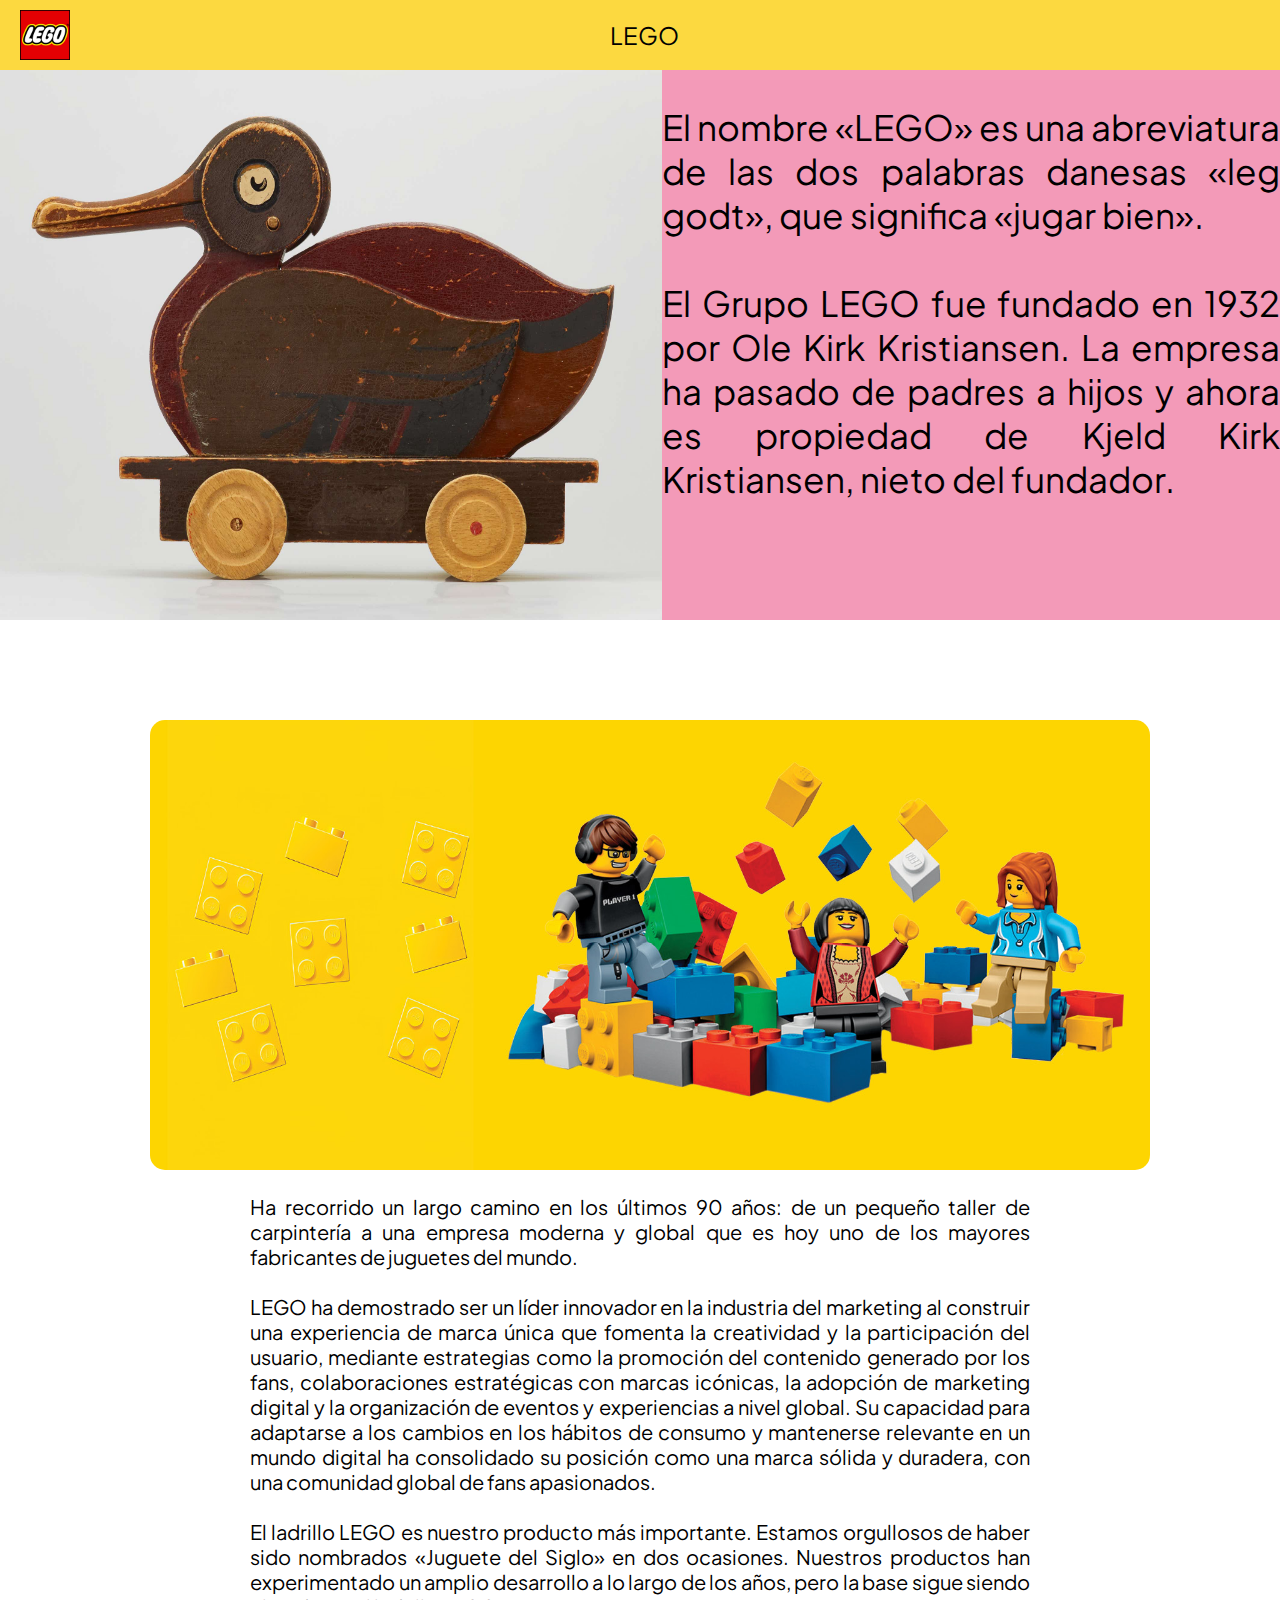
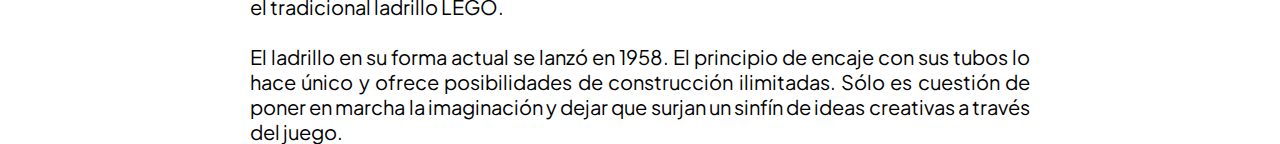
<file: seem1.html>
<!DOCTYPE html>
<html lang="es">

<head>
    <meta charset="UTF-8">
    <meta name="viewport" content="width=device-width, initial-scale=1.0">
    <title>Header con Logo y Título</title>
    <link rel="stylesheet" href="seem1.css">
</head>


<body>
    <header>
        <img src="img12.png" alt="Logo" class="logo">
        <div class="titulo">LEGO</div>
    </header>



    <div class="info">
        <img src="img13.jpeg" alt="" width="662px" height="550px">
        <P>El nombre «LEGO» es una abreviatura de las dos palabras danesas «leg godt», que significa «jugar bien».
            <br>
            <br>
            El Grupo LEGO fue fundado en 1932 por Ole Kirk Kristiansen. La empresa ha pasado de padres a hijos y ahora
            es propiedad de Kjeld Kirk Kristiansen, nieto del fundador.
        </P>
    </div>




    <div class="info2">
        <img class="imgb" src="img15.jpeg" alt="" width="1000" height="450px" border-radius="15px">

    </div>

    <div class="info3">
        <P>
            Ha recorrido un largo camino en los últimos 90 años: de un pequeño taller de carpintería a una empresa
            moderna y global que es hoy uno de los mayores fabricantes de juguetes del mundo.
            <br>
            <br>
            LEGO ha demostrado ser un líder innovador en la industria del marketing al construir una experiencia de
            marca única que fomenta la creatividad y la participación del usuario, mediante estrategias como la
            promoción del contenido generado por los fans, colaboraciones estratégicas con marcas icónicas, la adopción
            de marketing digital y la organización de eventos y experiencias a nivel global. Su capacidad para adaptarse
            a los cambios en los hábitos de consumo y mantenerse relevante en un mundo digital ha consolidado su
            posición como una marca sólida y duradera, con una comunidad global de fans apasionados.
            <br>
            <br>
            El ladrillo LEGO es nuestro producto más importante. Estamos orgullosos de haber sido nombrados «Juguete del
            Siglo» en dos ocasiones. Nuestros productos han experimentado un amplio desarrollo a lo largo de los años,
            pero la base sigue siendo el tradicional ladrillo LEGO.
            <br>
            <br>
            El ladrillo en su forma actual se lanzó en 1958. El principio de encaje con sus tubos lo hace único y ofrece
            posibilidades de construcción ilimitadas. Sólo es cuestión de poner en marcha la imaginación y dejar que
            surjan un sinfín de ideas creativas a través del juego.



        </P>
    </div>


</body>

</html>
</file>
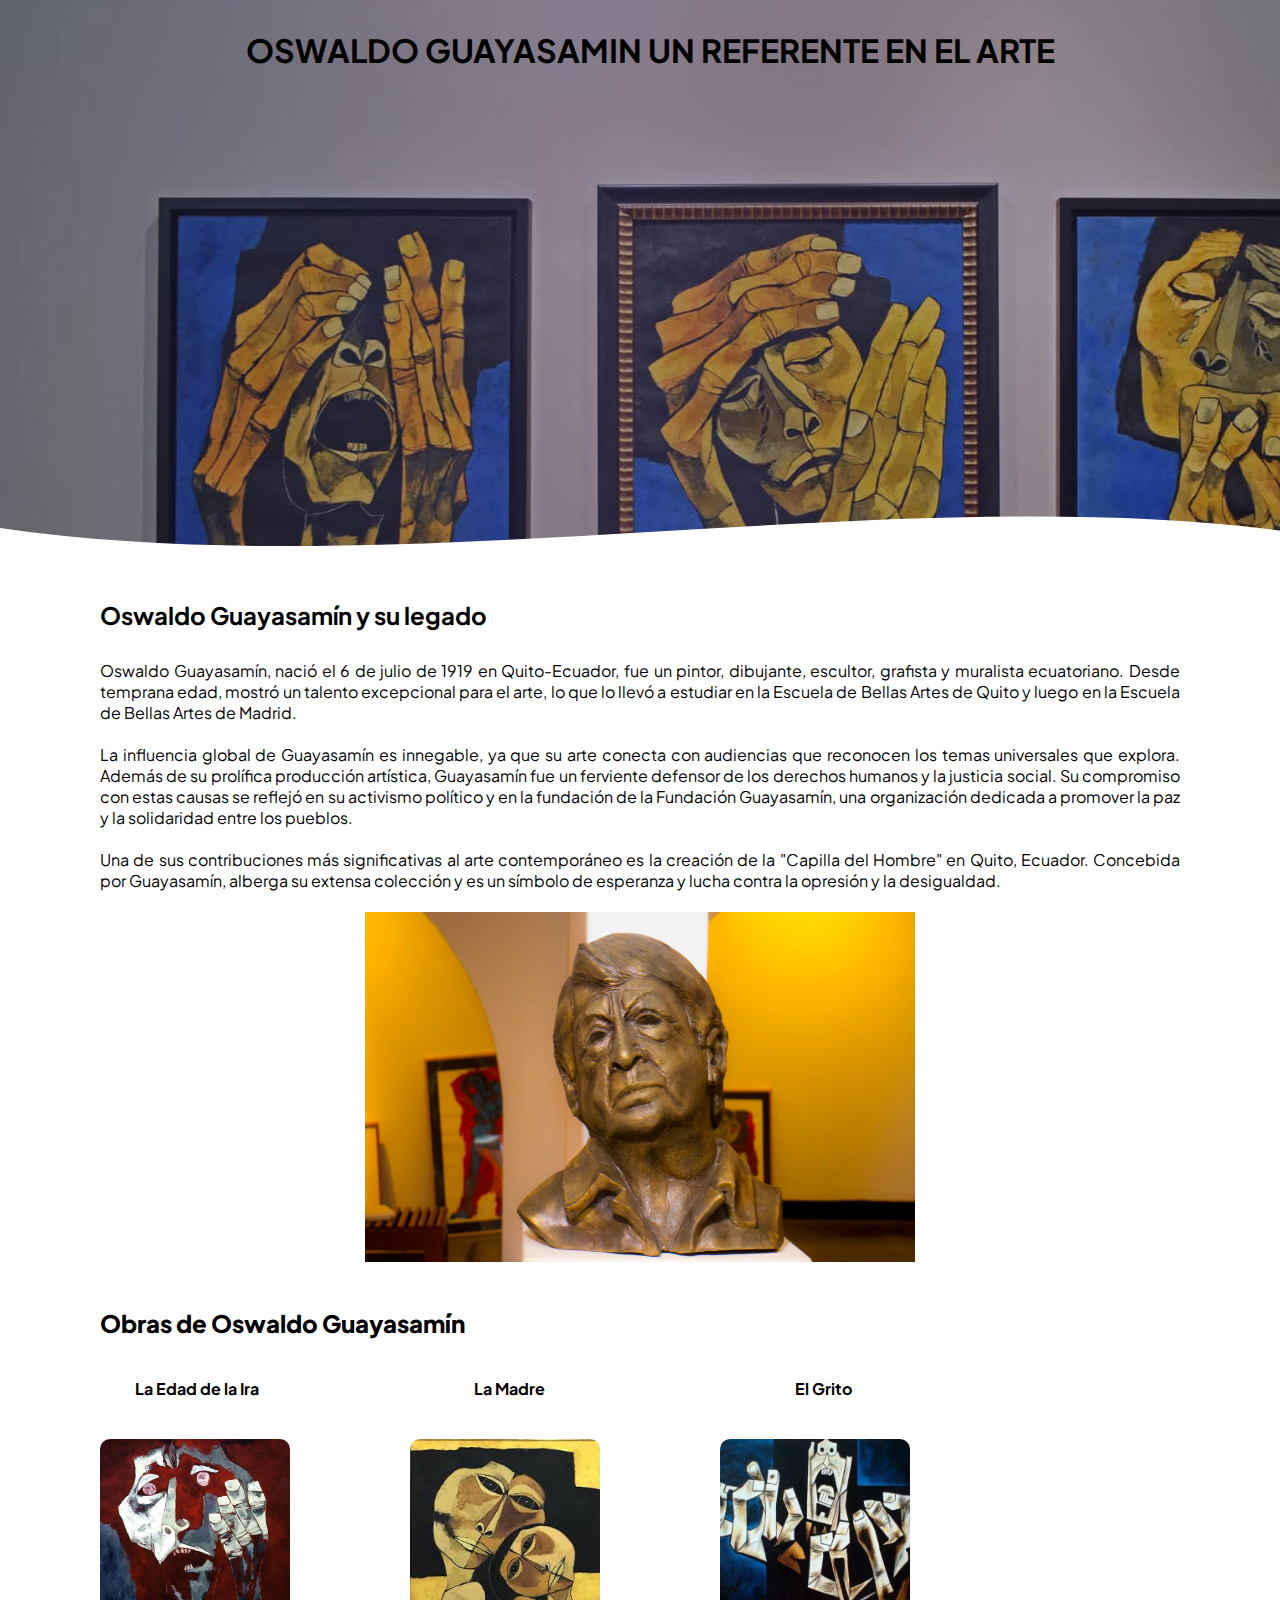
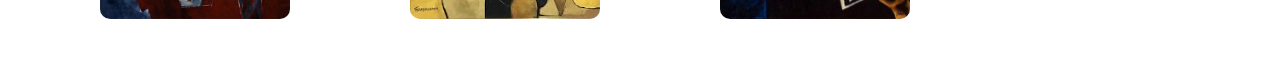
<file: seem2.html>
<!DOCTYPE html>
<html lang="en">

<head>
    <meta charset="UTF-8">
    <meta name="viewport" content="width=device-width, initial-scale=1.0">
    <title>Document</title>
    <link rel="stylesheet" href="seem2.css">
</head>

<body>

    <header>

        <section class="textos-header">

            <h1>OSWALDO GUAYASAMIN UN REFERENTE EN EL ARTE</h1>


        </section>
        <div class="wave" style="height: 100px; overflow: hidden;"><svg viewBox="0 0 500 150" preserveAspectRatio="none"
                style="height: 100%; width: 100%;">
                <path d="M-3.67,39.97 C154.34,133.72 349.04,-36.01 500.00,49.99 L500.00,150.00 L0.00,150.00 Z"
                    style="stroke: none; fill: #fff;"></path>
            </svg></div>

    </header>

    <div class="TIT">
        <h2>
            Oswaldo Guayasamín y su legado
        </h2>
        <div class="p1">
            <p>Oswaldo Guayasamín, nació el 6 de julio de 1919 en Quito-Ecuador, fue un pintor, dibujante, escultor,
                grafista y muralista ecuatoriano. Desde temprana edad, mostró un talento excepcional para el arte, lo
                que lo llevó a estudiar en la Escuela de Bellas Artes de Quito y luego en la Escuela de Bellas Artes de
                Madrid.
                <br>
<br>
                La influencia global de Guayasamín es innegable, ya que su arte conecta con audiencias que reconocen los
                temas universales que explora. Además de su prolífica producción artística, Guayasamín fue un ferviente
                defensor de los derechos humanos y la justicia social. Su compromiso con estas causas se reflejó en su
                activismo político y en la fundación de la Fundación Guayasamín, una organización dedicada a promover la
                paz y la solidaridad entre los pueblos.
<br>
<br>
                Una de sus contribuciones más significativas al arte contemporáneo es la creación de la "Capilla del
                Hombre" en Quito, Ecuador. Concebida por Guayasamín, alberga su extensa colección y es un símbolo de
                esperanza y lucha contra la opresión y la desigualdad.
                <br>
                <br>
            </p>
            <div class="im">

                <img src="og.jpeg" alt="" width="550px" height="350px" >
                
<br>
<br>
<br>
            </div>

                <h3><strong>Obras de Oswaldo Guayasamín</strong></h3>

            </div>
            
            <div class="ob2">

                <p class="t1"><strong>La Edad de la Ira</strong></p>
                <p class="t2"><strong>La Madre</strong></p>
                <p class="t3"><strong>El Grito</strong></p>

            </div>


            <div class="ob">
                

                <img class="i1" src="gs.jpeg" alt="" width="190px" height="180px">
                <img class="i2" src="gs2.jpeg" alt="" width="190px" height="180px">
                <img class="i3" src="gr.jpeg" alt="" width="190px" height="180px"> <br>
                <br>
<br>
<br>
<br>

            </div>
            <br>
            <br>
            <br>

    </div>

</body>

</html>
</file>
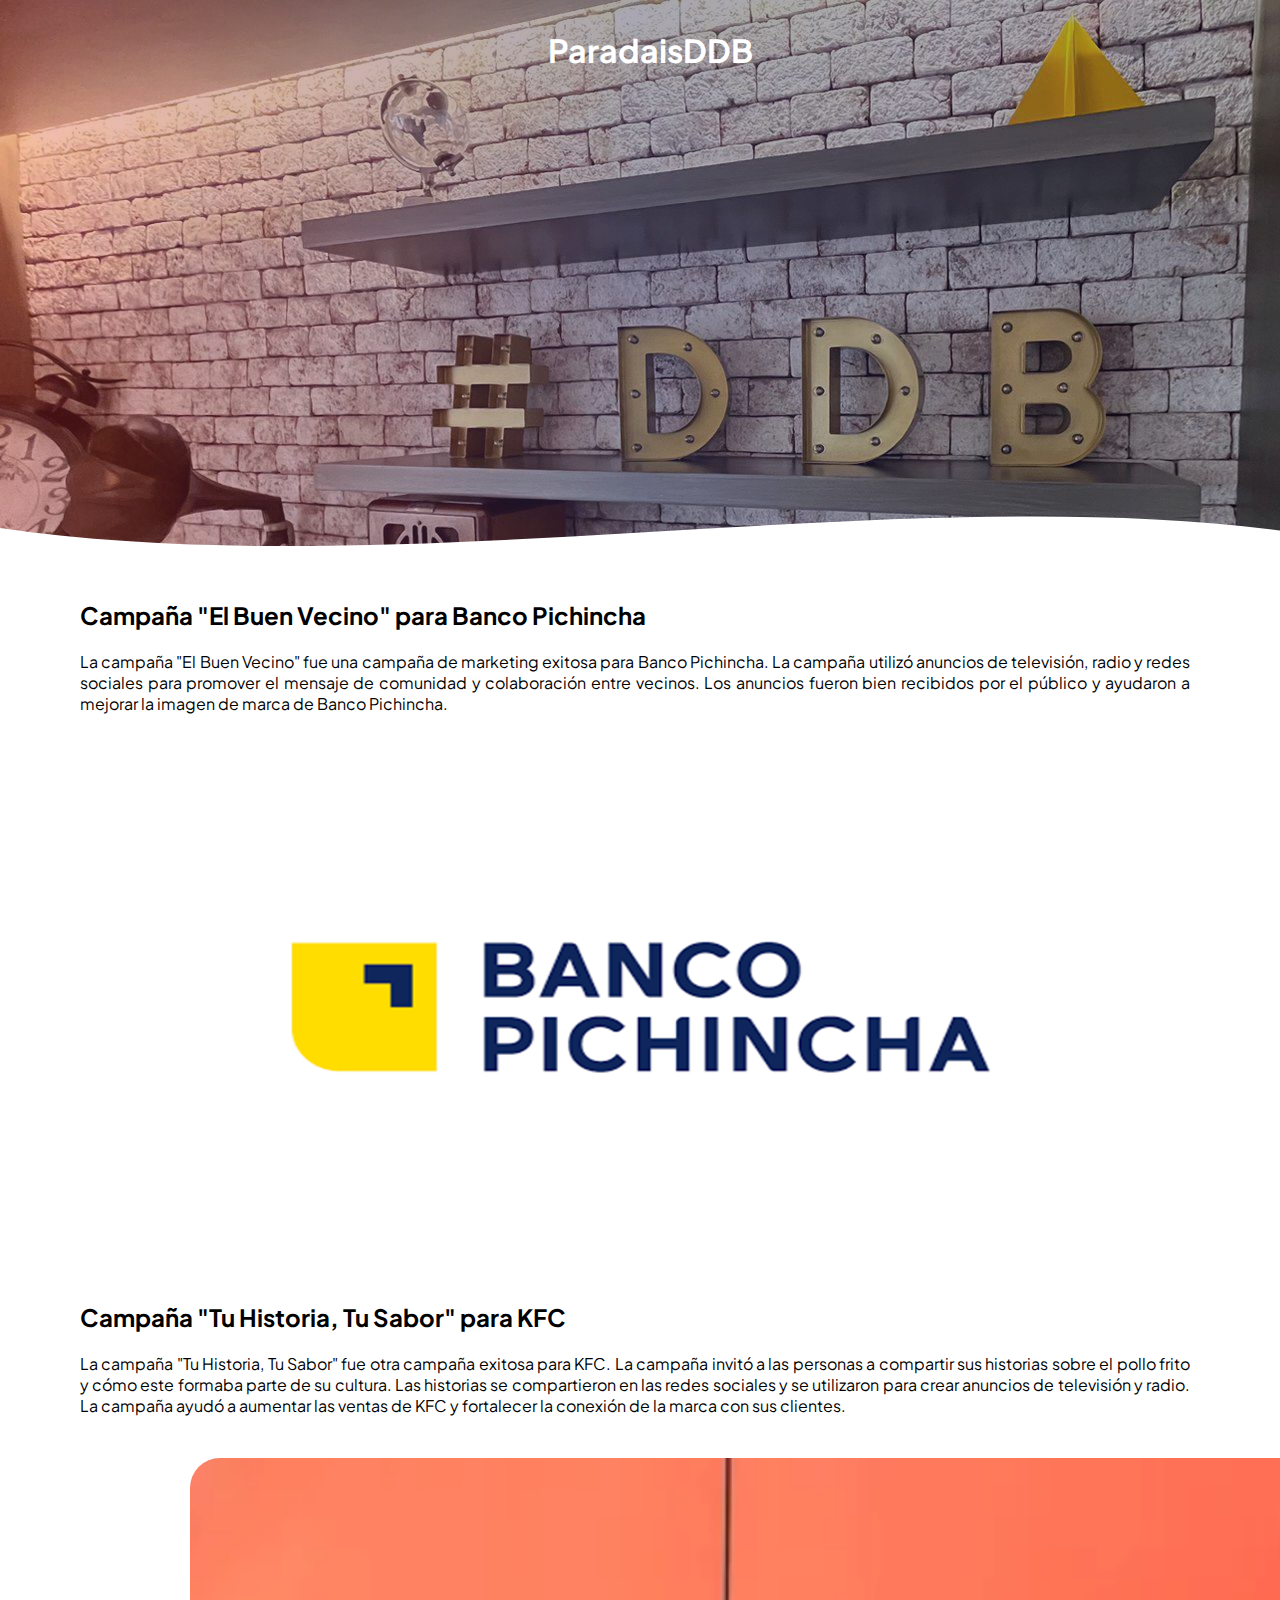
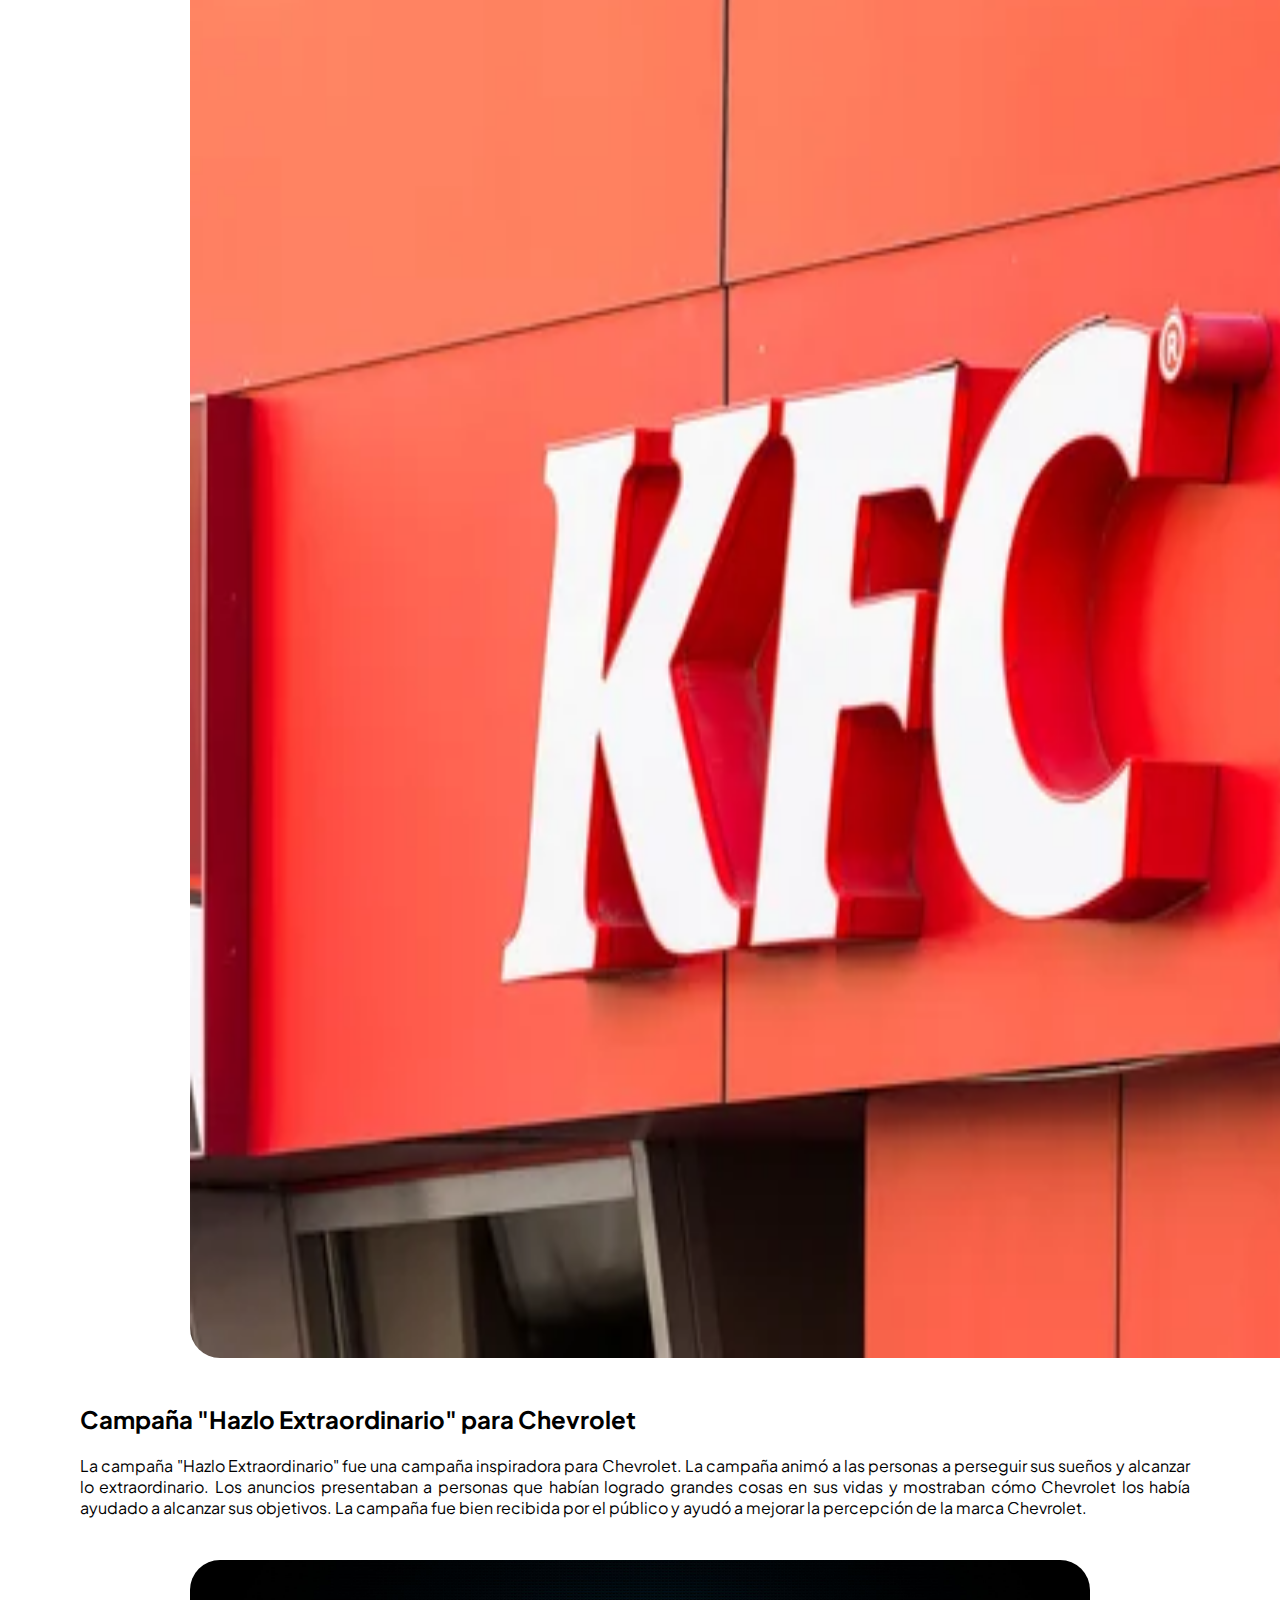
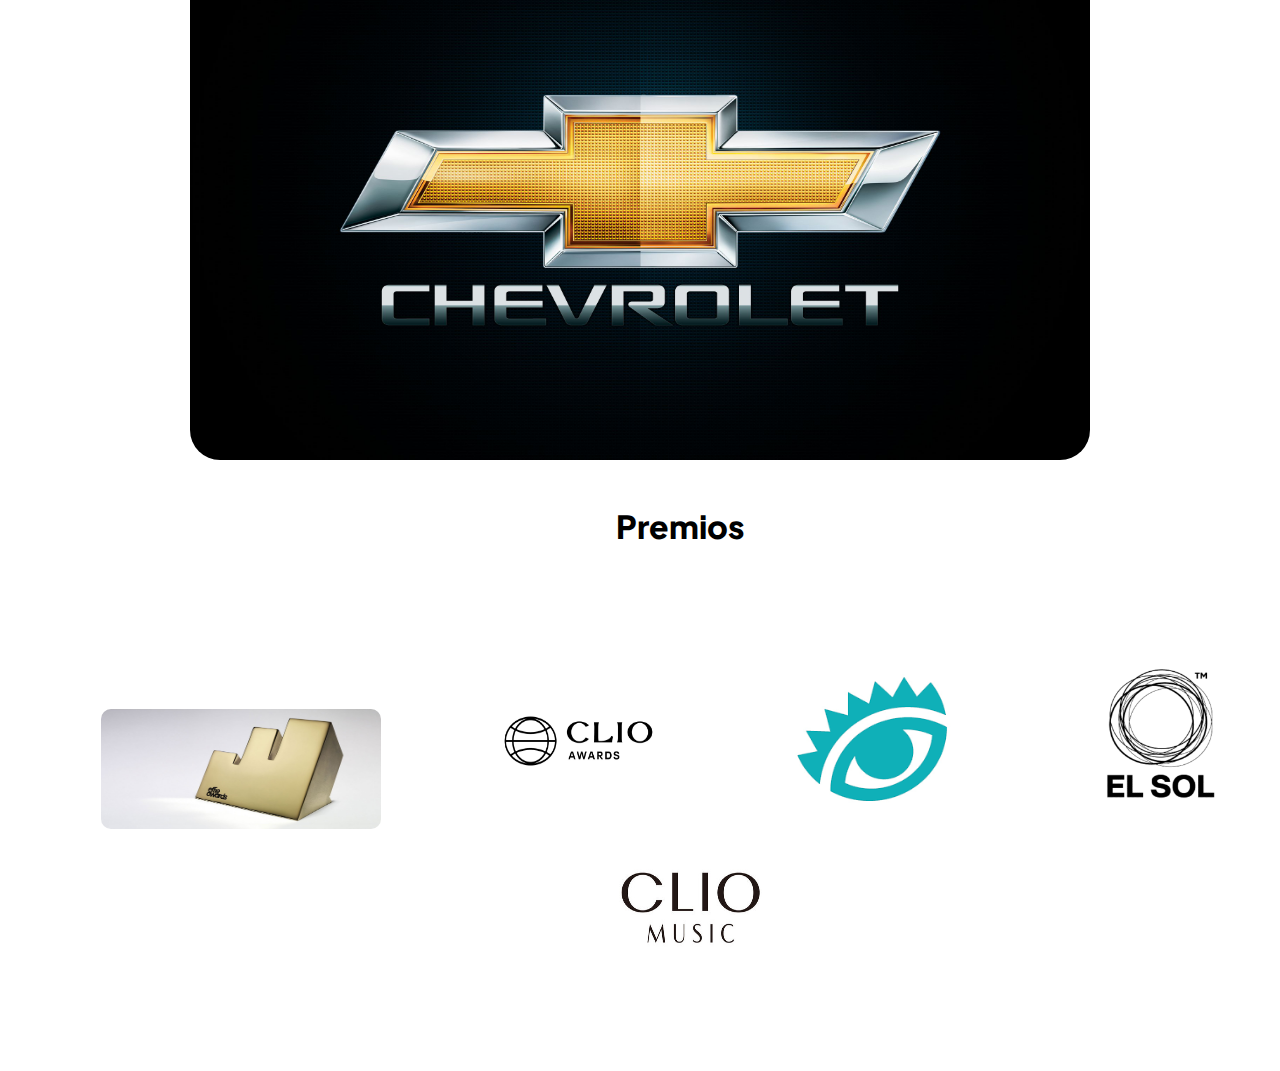
<file: seem3.html>
<!DOCTYPE html>
<html lang="en">

<head>
    <meta charset="UTF-8">
    <meta name="viewport" content="width=device-width, initial-scale=1.0">
    <title>Document</title>
    <link rel="stylesheet" href="seem3.css">
</head>

<body>

    <header>

        <section class="textos-header">

            <h1>ParadaisDDB </h1>

        </section>
        <div class="wave" style="height: 100px; overflow: hidden;"><svg viewBox="0 0 500 150" preserveAspectRatio="none"
                style="height: 100%; width: 100%;">
                <path d="M-3.67,39.97 C154.34,133.72 349.04,-36.01 500.00,49.99 L500.00,150.00 L0.00,150.00 Z"
                    style="stroke: none; fill: #fff;"></path>
            </svg></div>

    </header>

    <div class="TIT">
        <h2>
            Campaña "El Buen Vecino" para Banco Pichincha


        </h2>
    </div>
    <br>
    <div class="P1">
        <p>La campaña "El Buen Vecino" fue una campaña de marketing exitosa para Banco Pichincha. La campaña utilizó
            anuncios de televisión, radio y redes sociales para promover el mensaje de comunidad y colaboración entre
            vecinos. Los anuncios fueron bien recibidos por el público y ayudaron a mejorar la imagen de marca de Banco
            Pichincha.
        </p>

    </div>
    <br>
    <br>
    <img class="imgg" src="bp.png" alt="" width="900px" height="500px">

    <br>
    <br>
    <br>
    <div class="TITT">
        <h2>
            Campaña "Tu Historia, Tu Sabor" para KFC
        </h2>
    </div>
    <br>
    <div class="P1">
        <p>La campaña "Tu Historia, Tu Sabor" fue otra campaña exitosa para KFC. La campaña invitó a las personas a
            compartir sus historias sobre el pollo frito y cómo este formaba parte de su cultura. Las historias se
            compartieron en las redes sociales y se utilizaron para crear anuncios de televisión y radio. La campaña
            ayudó a aumentar las ventas de KFC y fortalecer la conexión de la marca con sus clientes.
        </p>

    </div>
    <br>
    <br>
    <img class="imgg" src="k.jpeg" alt="" width="1700px" height="1500px">
    <br>
    <br>
    <br>

    <div class="TIT">
        <h2>
            Campaña "Hazlo Extraordinario" para Chevrolet


        </h2>
    </div>
    <br>
    <div class="P1">
        <p>La campaña "Hazlo Extraordinario" fue una campaña inspiradora para Chevrolet. La campaña animó a las personas
            a perseguir sus sueños y alcanzar lo extraordinario. Los anuncios presentaban a personas que habían logrado
            grandes cosas en sus vidas y mostraban cómo Chevrolet los había ayudado a alcanzar sus objetivos. La campaña
            fue bien recibida por el público y ayudó a mejorar la percepción de la marca Chevrolet.
        </p>

    </div>
    <br>
    <br>
    <img class="imgg" src="che.jpeg" alt="" width="900px" height="500px">

    <br>
    <br>
    <br>


    <div class="ob">
                <h4><strong>Premios</strong></h4>
<br>
<br><br>
        <img class="i1" src="ff.jpeg" alt="" width="280px" height="120px">
        <img class="i2" src="cl.png" alt="" width="190px" height="180px">
        <img class="i3" src="ojo.png" alt="" width="190px" height="180px">
        <img class="i4" src="el-sol-300x300.png" alt="" width="190px" height="180px">
        <img class="i5" src="clm.jpeg" alt="" width="190px" height="150px"> <br>
        <br>
<br>
<br>
<br>

    </div>


</body>

</html>
</file>
<file: seem1.css>
@import url('https://fonts.googleapis.com/css2?family=Plus+Jakarta+Sans:ital,wght@0,200..800;1,200..800&display=swap');
        body {
            font-family:"Plus Jakarta Sans", sans-serif;
            font-style: unset;
            margin: 0;
            padding: 0;
        }
        header {
            display: flex;
            align-items: center;
            background-color: #fcd940;
            color: black;
            padding: 10px 20px;
        }
        .logo {
            width: 50px;
            height: 50px;
            margin-right: 470px;
        }
        .titulo {
            font-size: 24px;
            position: relative;
            left: 70px;
            
        }
    .info{
        display: flex;
        background-color: rgb(243, 154, 184);
        font-size: 35px;
        text-align: justify;
    }
    .imgb{
       position: relative;
            left: 150px;
       margin-top:100px;
       border-radius: 15px 15px 15px 15px ;
       
      
    }
    .info3{
      
        height: 10px;
        padding-right: 250px;
        align-content: center;
        padding-left: 250px;
        text-align: justify;
        font-size: 20px;
     }

    .t1{
      padding-right: 100px;
    }
</file>
<file: seem2.css>
@import url('https://fonts.googleapis.com/css2?family=Plus+Jakarta+Sans:ital,wght@0,200..800;1,200..800&display=swap');

*{
    margin: 0;
    padding: 0;
    box-sizing: border-box;
}
body{
    font-family: "Plus Jakarta Sans", sans-serif; 
align-content: center;
}

header{
    width: 1300px;
    height: 600px;
    background: #0f0c29;  /* fallback for old browsers */
    background: -webkit-linear-gradient(to right, hsla(240, 27%, 19%, 0.317), hsla(245, 39%, 28%, 0.413), hsla(246, 55%, 10%, 0.322)), url(img26.jpeg); /* W3C, IE 10+/ Edge, Firefox 16+, Chrome 26+, Opera 12+, Safari 7+ */
    background: linear-gradient(to right, hsla(240, 27%, 19%, 0.317), hsla(245, 39%, 28%, 0.413), hsla(246, 55%, 10%, 0.322)), url(img26.jpeg); /* W3C, IE 10+/ Edge, Firefox 16+, Chrome 26+, Opera 12+, Safari 7+ */
    background-size: cover;
    background-attachment: fixed;
    position: relative;
}

.wave{
    position: absolute;
    bottom: 0;
    width: 100%;
}



 section{
    text-align: center;
 margin-bottom: 60px;
 padding-top: 30px;
 }

h2{
    margin-left: 100px;
}

.p1{
    margin-top: 30px;
    margin-left: 100px;
    margin-right: 100px;
    text-align: justify;
}
.im{
   text-align: center;
   
   
}

h3{
    margin-left: 0px;
    font-size: x-large;
 }

.ob{
   display: flex;
   
 }
 .ob2{
    display: flex;
    
  }
 
 .i1{
    margin-top: 40px;
   margin-right: 20px;
   margin-left: 100px;
   border-radius: 10px;
  }

  .i2{
    margin-top: 40px;
   margin-right: 20px;
   margin-left: 100px;
   border-radius: 10px;
  }

  .i3{
    margin-top: 40px;
   margin-right: 20px;
   margin-left: 100px;
   border-radius: 10px;
  }

  .t1{
    margin-top: 40px;
   margin-right: 20px;
   margin-left: 135px;
  }


  .t2{
    margin-top: 40px;
   margin-right: 20px;
   margin-left: 195px;
  }


  .t3{
    margin-top: 40px;
   margin-right: 20px;
   margin-left: 230px;
  }
</file>
<file: seem3.css>
@import url('https://fonts.googleapis.com/css2?family=Plus+Jakarta+Sans:ital,wght@0,200..800;1,200..800&display=swap');
*{
    margin: 0;
    padding: 0;
    box-sizing: border-box;
}
body{
    font-family:"Plus Jakarta Sans", sans-serif;
align-content: center;
}

header{
    width: 1300px;
    height: 600px;
    background: #0f0c29;  /* fallback for old browsers */
    background: -webkit-linear-gradient(to right, hsla(354, 91%, 59%, 0.317), hsla(245, 39%, 28%, 0.413), hsla(246, 55%, 10%, 0.322)), url(imd.jpeg); /* W3C, IE 10+/ Edge, Firefox 16+, Chrome 26+, Opera 12+, Safari 7+ */
    background: linear-gradient(to right, hsla(0, 78%, 55%, 0.317), hsla(245, 39%, 28%, 0.413), hsla(246, 55%, 10%, 0.322)), url(imd.jpeg); /* W3C, IE 10+/ Edge, Firefox 16+, Chrome 26+, Opera 12+, Safari 7+ */
    background-size: cover;
    background-attachment: fixed;
    position: relative;
    color: #fff;
}

.wave{
    position: absolute;
    bottom: 0;
    width: 100%;
}
img{
    text-align: center;
}


 section{
    text-align: center;
 margin-bottom: 60px;
 padding-top: 30px;
 }

h2{
    margin-left: 80px;
}

.P1{
    margin-left: 80px;
    text-align: justify;
    margin-right: 90px;
}

.imgg{
    margin-left: 190px;
    text-align: center;
    margin-right: 190px;
    border-radius: 30px;
}

h4{
    margin-left: 80px;
    font-size: xx-large;
    text-align: center;
}


.i1{
    margin-top: 0px;
   margin-right: 0px;
   margin-left: 100px;
   border-radius: 10px;
  }

  .i2{
    margin-top: 0px;
   margin-right: 0px;
   margin-left: 100px;
   border-radius: 10px;
  }

  .i3{
    margin-top: 0px;
   margin-right: 0px;
   margin-left: 100px;
   border-radius: 10px;
  }
  .i4{
    margin-top: 40px;
   margin-right: 20px;
   margin-left: 100px;
   border-radius: 10px;
  }
  .i5{
    margin-top: 0px;
   margin-right: 0px;
   margin-left: 100px;
   border-radius: 10px;
   text-align: center;
  }

  .ob{
  margin-top: 0px;
 margin-right: 0px;

 border-radius: 10px;
 text-align: center;
}
</file>
